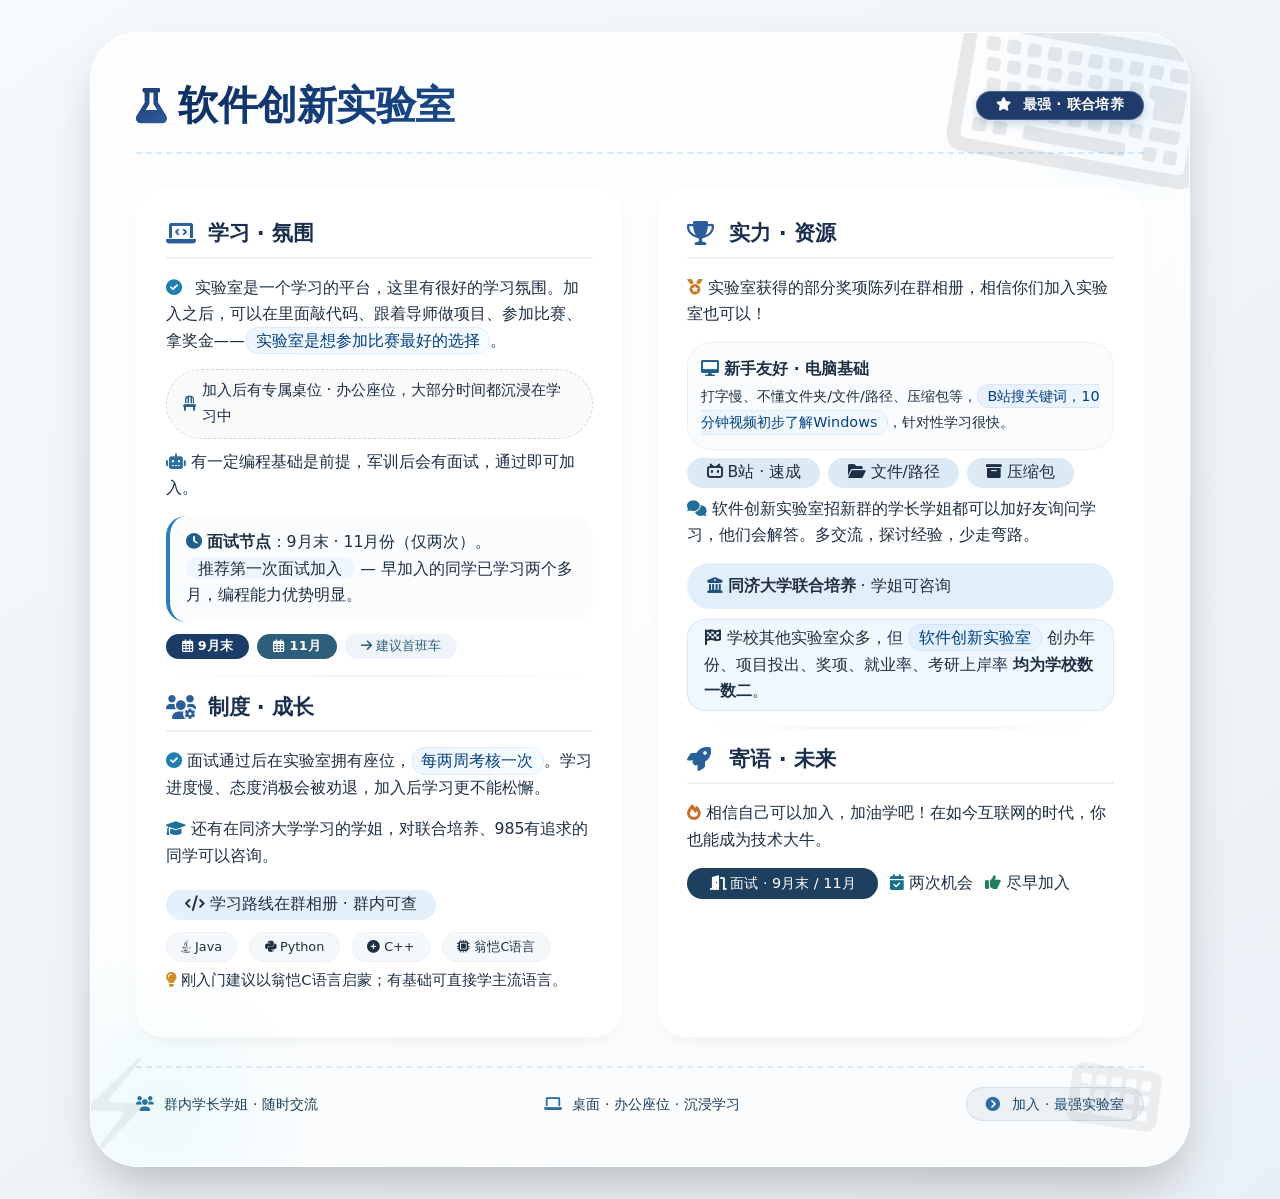
<file: static/intro/lab.html>
<!DOCTYPE html>
<html lang="zh-CN">
<head>
    <meta charset="UTF-8" />
    <meta name="viewport" content="width=device-width, initial-scale=1.0" />
    <title>软件创新实验室 · 招新</title>
    <!-- 引入 Font Awesome 图标库 (装饰用) -->
    <link rel="stylesheet" href="https://cdnjs.cloudflare.com/ajax/libs/font-awesome/6.0.0-beta3/css/all.min.css" />
    <style>
        * {
            margin: 0;
            padding: 0;
            box-sizing: border-box;
            font-family: 'Segoe UI', Roboto, system-ui, -apple-system, BlinkMacSystemFont, sans-serif;
        }

        body {
            background: linear-gradient(145deg, #f6f9fc 0%, #e9f0f5 100%);
            min-height: 100vh;
            padding: 2rem 1.5rem;
            display: flex;
            justify-content: center;
            align-items: center;
        }

        /* 主卡片 — 带有细腻的装饰 */
        .lab-card {
            max-width: 1100px;
            width: 100%;
            background: rgba(255, 255, 255, 0.75);
            backdrop-filter: blur(8px);
            -webkit-backdrop-filter: blur(8px);
            border-radius: 48px 48px 48px 48px;
            box-shadow: 0 25px 50px -12px rgba(0, 0, 0, 0.25), 0 0 0 1px rgba(255, 255, 255, 0.6) inset;
            padding: 2.8rem 2.8rem;
            position: relative;
            overflow: hidden;
            transition: all 0.2s ease;
            border: 1px solid rgba(255, 255, 255, 0.4);
        }

        /* 装饰性几何元素 */
        .lab-card::before {
            content: "⌨️";
            position: absolute;
            font-size: 12rem;
            right: -30px;
            top: -40px;
            opacity: 0.08;
            transform: rotate(10deg);
            pointer-events: none;
        }

        .lab-card::after {
            content: "⚡";
            position: absolute;
            font-size: 8rem;
            left: -20px;
            bottom: -20px;
            opacity: 0.06;
            transform: rotate(-10deg);
            pointer-events: none;
        }

        /* 装饰小光点 */
        .glow-dot {
            position: absolute;
            width: 280px;
            height: 280px;
            background: radial-gradient(circle, rgba(0, 150, 255, 0.06) 0%, transparent 70%);
            border-radius: 50%;
            top: -100px;
            right: -80px;
            pointer-events: none;
        }

        .glow-dot-2 {
            position: absolute;
            width: 340px;
            height: 340px;
            background: radial-gradient(circle, rgba(0, 200, 180, 0.05) 0%, transparent 70%);
            border-radius: 50%;
            bottom: -120px;
            left: -100px;
            pointer-events: none;
        }

        /* 头部 */
        .header {
            display: flex;
            align-items: center;
            gap: 0.75rem;
            margin-bottom: 2.2rem;
            flex-wrap: wrap;
            border-bottom: 2px dashed rgba(0, 120, 255, 0.15);
            padding-bottom: 1.2rem;
        }

        .header h1 {
            font-size: 2.5rem;
            font-weight: 700;
            background: linear-gradient(135deg, #0b2b5c, #1b4a8b);
            -webkit-background-clip: text;
            background-clip: text;
            color: transparent;
            letter-spacing: -0.5px;
            display: flex;
            align-items: center;
            gap: 12px;
        }

        .header h1 i {
            background: linear-gradient(145deg, #1e3a6b, #2d5aa0);
            -webkit-background-clip: text;
            background-clip: text;
            color: transparent;
            font-size: 2.2rem;
        }

        .header-badge {
            background: #1f3b6b;
            color: white;
            font-weight: 600;
            padding: 0.3rem 1.2rem;
            border-radius: 100px;
            font-size: 0.85rem;
            letter-spacing: 0.3px;
            margin-left: auto;
            box-shadow: 0 4px 10px rgba(0, 60, 130, 0.2);
            border: 1px solid rgba(255, 255, 255, 0.2);
            backdrop-filter: blur(4px);
        }

        /* 主要网格布局 */
        .content-grid {
            display: grid;
            grid-template-columns: 1fr 1fr;
            gap: 2.2rem;
            margin-top: 0.8rem;
        }

        @media (max-width: 800px) {
            .lab-card {
                padding: 1.8rem;
            }
            .content-grid {
                grid-template-columns: 1fr;
                gap: 1.8rem;
            }
            .header h1 {
                font-size: 2rem;
            }
            .header-badge {
                margin-left: 0;
            }
        }

        /* 每个区块的卡片样式 */
        .info-block {
            background: rgba(255, 255, 255, 0.5);
            backdrop-filter: blur(4px);
            -webkit-backdrop-filter: blur(4px);
            border-radius: 28px;
            padding: 1.8rem 1.8rem;
            box-shadow: 0 8px 20px -8px rgba(0, 20, 40, 0.08), 0 0 0 1px rgba(255, 255, 255, 0.7);
            transition: transform 0.15s ease, box-shadow 0.2s;
            border: 1px solid rgba(255, 255, 255, 0.6);
        }

        .info-block:hover {
            transform: translateY(-4px);
            box-shadow: 0 20px 30px -12px rgba(0, 40, 80, 0.12);
        }

        .block-title {
            display: flex;
            align-items: center;
            gap: 10px;
            font-size: 1.3rem;
            font-weight: 600;
            color: #1a2f4e;
            margin-bottom: 1rem;
            border-bottom: 2px solid rgba(30, 80, 150, 0.08);
            padding-bottom: 0.6rem;
        }

        .block-title i {
            color: #2a5f9a;
            font-size: 1.5rem;
            width: 2rem;
        }

        .block-text {
            color: #1e2f44;
            line-height: 1.7;
            font-size: 0.98rem;
        }

        .block-text p {
            margin-bottom: 0.9rem;
        }

        .block-text ul, .block-text .list-item {
            list-style: none;
            margin-bottom: 0.6rem;
            display: flex;
            align-items: flex-start;
            gap: 10px;
        }

        .block-text ul li::before, .list-item i {
            color: #2a7fba;
            font-size: 1rem;
            margin-right: 6px;
            width: 1.4rem;
            text-align: center;
        }

        .highlight {
            background: linear-gradient(120deg, rgba(40, 120, 255, 0.08), rgba(40, 200, 255, 0.04));
            padding: 0.2rem 0.6rem;
            border-radius: 30px;
            font-weight: 500;
            color: #004080;
            border: 1px solid rgba(0, 100, 200, 0.08);
        }

        .tag {
            display: inline-block;
            background: #1a3c66;
            color: white;
            padding: 0.1rem 1rem;
            border-radius: 40px;
            font-size: 0.8rem;
            font-weight: 600;
            letter-spacing: 0.3px;
        }

        .seat-emoji {
            display: flex;
            align-items: center;
            gap: 6px;
            background: rgba(0, 0, 0, 0.02);
            padding: 0.5rem 1rem;
            border-radius: 60px;
            border: 1px dashed rgba(0, 80, 160, 0.2);
            margin: 12px 0 6px;
            font-size: 0.95rem;
        }

        .timeline-item {
            display: flex;
            gap: 12px;
            align-items: baseline;
            margin-bottom: 0.6rem;
            padding-left: 6px;
        }

        .timeline-item i {
            color: #1f6390;
            width: 1.2rem;
            font-size: 0.9rem;
        }

        .divider {
            width: 100%;
            height: 2px;
            background: linear-gradient(90deg, transparent, rgba(30, 100, 200, 0.08), transparent);
            margin: 1rem 0;
        }

        .footer-note {
            margin-top: 1.8rem;
            padding-top: 1.2rem;
            border-top: 2px dashed rgba(0, 80, 160, 0.1);
            display: flex;
            flex-wrap: wrap;
            justify-content: space-between;
            align-items: center;
            gap: 0.8rem;
            font-size: 0.9rem;
            color: #1f3d5a;
        }

        .footer-note i {
            color: #2f6da0;
            margin-right: 6px;
        }

        .btn-soft {
            background: rgba(20, 60, 120, 0.06);
            border: 1px solid rgba(20, 80, 160, 0.1);
            padding: 0.4rem 1.2rem;
            border-radius: 60px;
            font-weight: 500;
            color: #1a4970;
            transition: 0.1s;
        }

        .btn-soft i {
            margin-right: 8px;
        }

        /* 适应小屏 */
        @media (max-width: 480px) {
            .lab-card {
                padding: 1.2rem;
            }
            .block-title {
                font-size: 1.1rem;
            }
        }

        /* 自定义装饰图标行 */
        .icon-row {
            display: flex;
            gap: 12px;
            flex-wrap: wrap;
            margin: 6px 0 4px;
        }

        .icon-row span {
            background: rgba(0, 80, 160, 0.04);
            padding: 0.2rem 0.9rem;
            border-radius: 60px;
            font-size: 0.8rem;
            border: 1px solid rgba(0, 80, 160, 0.04);
        }

    </style>
</head>
<body>
<div class="lab-card">
    <!-- 装饰光晕 -->
    <div class="glow-dot"></div>
    <div class="glow-dot-2"></div>

    <!-- 头部 -->
    <div class="header">
        <h1>
            <i class="fas fa-flask"></i> 软件创新实验室
        </h1>
        <span class="header-badge"><i class="fas fa-star" style="margin-right: 6px;"></i> 最强 · 联合培养</span>
    </div>

    <!-- 核心内容网格 -->
    <div class="content-grid">
        <!-- 左侧栏：学习氛围 & 桌位 & 面试流程 -->
        <div class="info-block">
            <div class="block-title">
                <i class="fas fa-laptop-code"></i> 学习 · 氛围
            </div>
            <div class="block-text">
                <p><i class="fas fa-check-circle" style="color: #1f7faf; margin-right: 8px;"></i> 实验室是一个学习的平台，这里有很好的学习氛围。加入之后，可以在里面敲代码、跟着导师做项目、参加比赛、拿奖金——<span class="highlight">实验室是想参加比赛最好的选择</span>。</p>
                <div class="seat-emoji">
                    <i class="fas fa-chair" style="color: #2a5f8a;"></i>
                    <span>加入后有专属桌位 · 办公座位，大部分时间都沉浸在学习中</span>
                </div>
                <p style="margin-top: 10px;"><i class="fas fa-robot" style="color: #2a6f9a;"></i> 有一定编程基础是前提，军训后会有面试，通过即可加入。</p>
                <div style="background: rgba(0,100,200,0.02); border-radius: 20px; padding: 0.8rem 1rem; margin: 12px 0; border-left: 4px solid #2a7fba;">
                    <i class="fas fa-clock" style="color: #1f5f8a;"></i> <strong>面试节点</strong>：9月末 · 11月份（仅两次）。<br/>
                    <span style="background: #f0f6fe; padding: 0.1rem 0.8rem; border-radius: 40px; font-weight: 500;">推荐第一次面试加入</span> — 早加入的同学已学习两个多月，编程能力优势明显。
                </div>
                <div style="display: flex; gap: 8px; flex-wrap: wrap; margin-top: 6px;">
                    <span class="tag"><i class="far fa-calendar-alt"></i> 9月末</span>
                    <span class="tag" style="background: #2d5f7a;"><i class="far fa-calendar-alt"></i> 11月</span>
                    <span style="font-size: 0.8rem; color: #2f5f7a; background: #eef4fa; padding: 0.1rem 1rem; border-radius: 40px;"><i class="fas fa-arrow-right"></i> 建议首班车</span>
                </div>
            </div>

            <div class="divider"></div>

            <div class="block-title" style="margin-top: 0.4rem;">
                <i class="fas fa-users-cog"></i> 制度 · 成长
            </div>
            <div class="block-text">
                <p><i class="fas fa-check-circle" style="color: #1f7faf;"></i> 面试通过后在实验室拥有座位，<span class="highlight">每两周考核一次</span>。学习进度慢、态度消极会被劝退，加入后学习更不能松懈。</p>
                <p><i class="fas fa-graduation-cap" style="color: #1f6f9a;"></i> 还有在同济大学学习的学姐，对联合培养、985有追求的同学可以咨询。</p>
                <div style="background: #e4f0fa; border-radius: 40px; padding: 0.1rem 1.2rem; display: inline-block; margin: 6px 0;">
                    <i class="fas fa-code"></i> 学习路线在群相册 · 群内可查
                </div>
                <div class="icon-row">
                    <span><i class="fab fa-java"></i> Java</span>
                    <span><i class="fab fa-python"></i> Python</span>
                    <span><i class="fas fa-plus-circle"></i> C++</span>
                    <span><i class="fas fa-microchip"></i> 翁恺C语言</span>
                </div>
                <p style="font-size: 0.93rem; margin-top: 6px;"><i class="fas fa-lightbulb" style="color: #d48f2b;"></i> 刚入门建议以翁恺C语言启蒙；有基础可直接学主流语言。</p>
            </div>
        </div>

        <!-- 右侧栏：奖项、建议、b站 tips、学姐、交流 -->
        <div class="info-block">
            <div class="block-title">
                <i class="fas fa-trophy"></i> 实力 · 资源
            </div>
            <div class="block-text">
                <p><i class="fas fa-medal" style="color: #c97f2a;"></i> 实验室获得的部分奖项陈列在群相册，相信你们加入实验室也可以！</p>
                <div style="background: rgba(0,60,130,0.02); padding: 0.8rem; border-radius: 24px; border: 1px solid rgba(0,80,160,0.06); margin: 8px 0;">
                    <i class="fas fa-desktop" style="color: #1f5f8a;"></i> <strong>新手友好 · 电脑基础</strong><br/>
                    <span style="font-size: 0.9rem;">打字慢、不懂文件夹/文件/路径、压缩包等，<span class="highlight">B站搜关键词，10分钟视频初步了解Windows</span>，针对性学习很快。</span>
                </div>
                <div style="display: flex; flex-wrap: wrap; gap: 8px; margin: 8px 0;">
                    <span style="background: #dceaf5; padding: 0.1rem 1.2rem; border-radius: 60px;"><i class="fab fa-bilibili"></i> B站 · 速成</span>
                    <span style="background: #dceaf5; padding: 0.1rem 1.2rem; border-radius: 60px;"><i class="fas fa-folder-open"></i> 文件/路径</span>
                    <span style="background: #dceaf5; padding: 0.1rem 1.2rem; border-radius: 60px;"><i class="fas fa-archive"></i> 压缩包</span>
                </div>
                <p><i class="fas fa-comments" style="color: #1f6f9a;"></i> 软件创新实验室招新群的学长学姐都可以加好友询问学习，他们会解答。多交流，探讨经验，少走弯路。</p>
                <div style="background: #e2eefa; border-radius: 28px; padding: 0.6rem 1.2rem; margin: 10px 0;">
                    <i class="fas fa-university" style="color: #1f4f7a;"></i> <strong>同济大学联合培养</strong> · 学姐可咨询
                </div>
                <div style="background: #f0f7ff; border-radius: 18px; padding: 0.3rem 1rem; border: 1px solid rgba(0,100,200,0.1);">
                    <i class="fas fa-flag-checkered"></i> 学校其他实验室众多，但 <span class="highlight">软件创新实验室</span> 创办年份、项目投出、奖项、就业率、考研上岸率 <strong>均为学校数一数二</strong>。
                </div>
            </div>

            <div class="divider"></div>

            <div class="block-title" style="margin-top: 0.2rem;">
                <i class="fas fa-rocket"></i> 寄语 · 未来
            </div>
            <div class="block-text">
                <p><i class="fas fa-fire" style="color: #cc6b2a;"></i> 相信自己可以加入，加油学吧！在如今互联网的时代，你也能成为技术大牛。</p>
                <div style="display: flex; align-items: center; gap: 12px; flex-wrap: wrap; margin-top: 8px;">
                    <span style="background: #1f3f5f; color: white; padding: 0.2rem 1.4rem; border-radius: 60px; font-size: 0.9rem;"><i class="fas fa-door-open"></i> 面试 · 9月末 / 11月</span>
                    <span><i class="fas fa-calendar-check" style="color: #1a6f8a;"></i> 两次机会</span>
                    <span><i class="fas fa-thumbs-up" style="color: #1f7f5a;"></i> 尽早加入</span>
                </div>
            </div>
        </div>
    </div>

    <!-- 底部装饰信息 -->
    <div class="footer-note">
        <span><i class="fas fa-users"></i> 群内学长学姐 · 随时交流</span>
        <span><i class="fas fa-laptop"></i> 桌面 · 办公座位 · 沉浸学习</span>
        <span class="btn-soft" onclick="window.location.href='/'"><i class="fas fa-chevron-circle-right"></i> 加入 · 最强实验室</span>
    </div>

    <!-- 微小装饰—键盘图标 -->
    <div style="position: absolute; bottom: 20px; right: 30px; opacity: 0.06; font-size: 5rem; pointer-events: none; transform: rotate(8deg);">
        <i class="fas fa-keyboard"></i>
    </div>
</div>
</body>
</html>
</file>
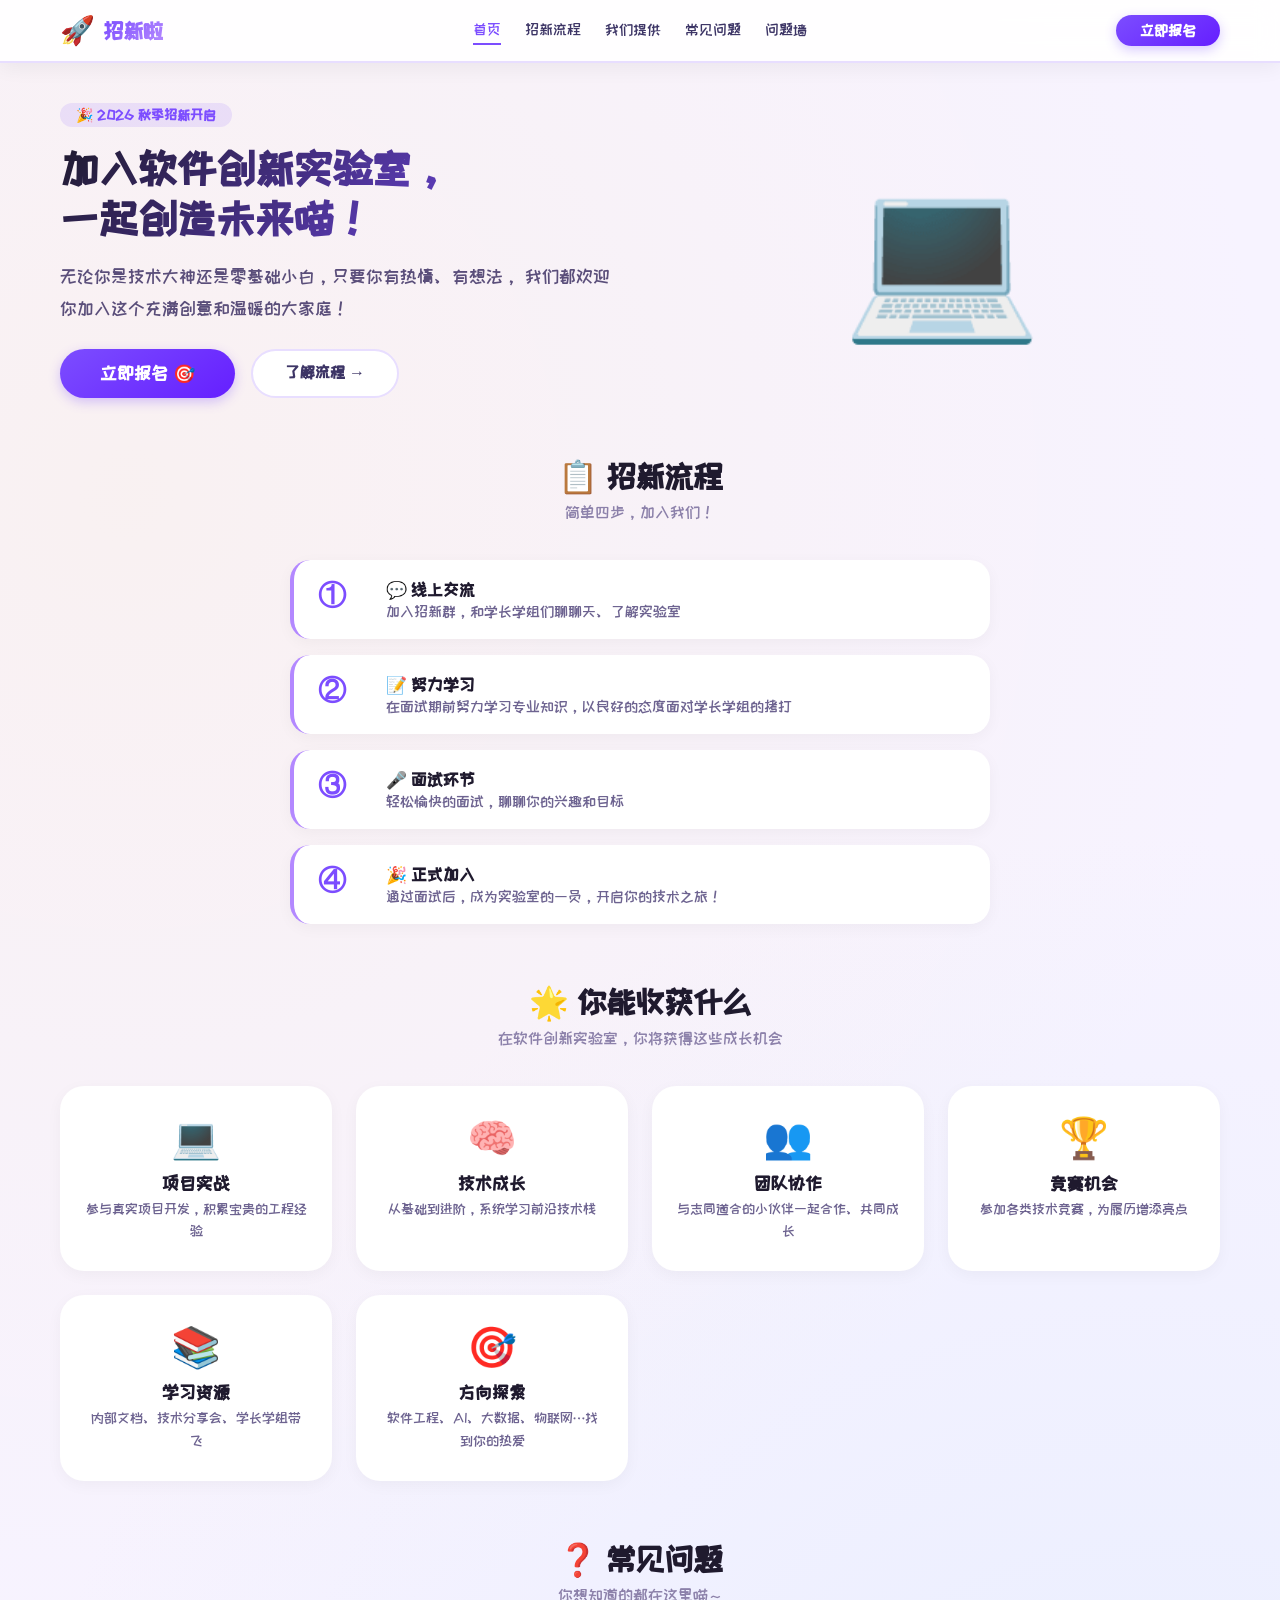
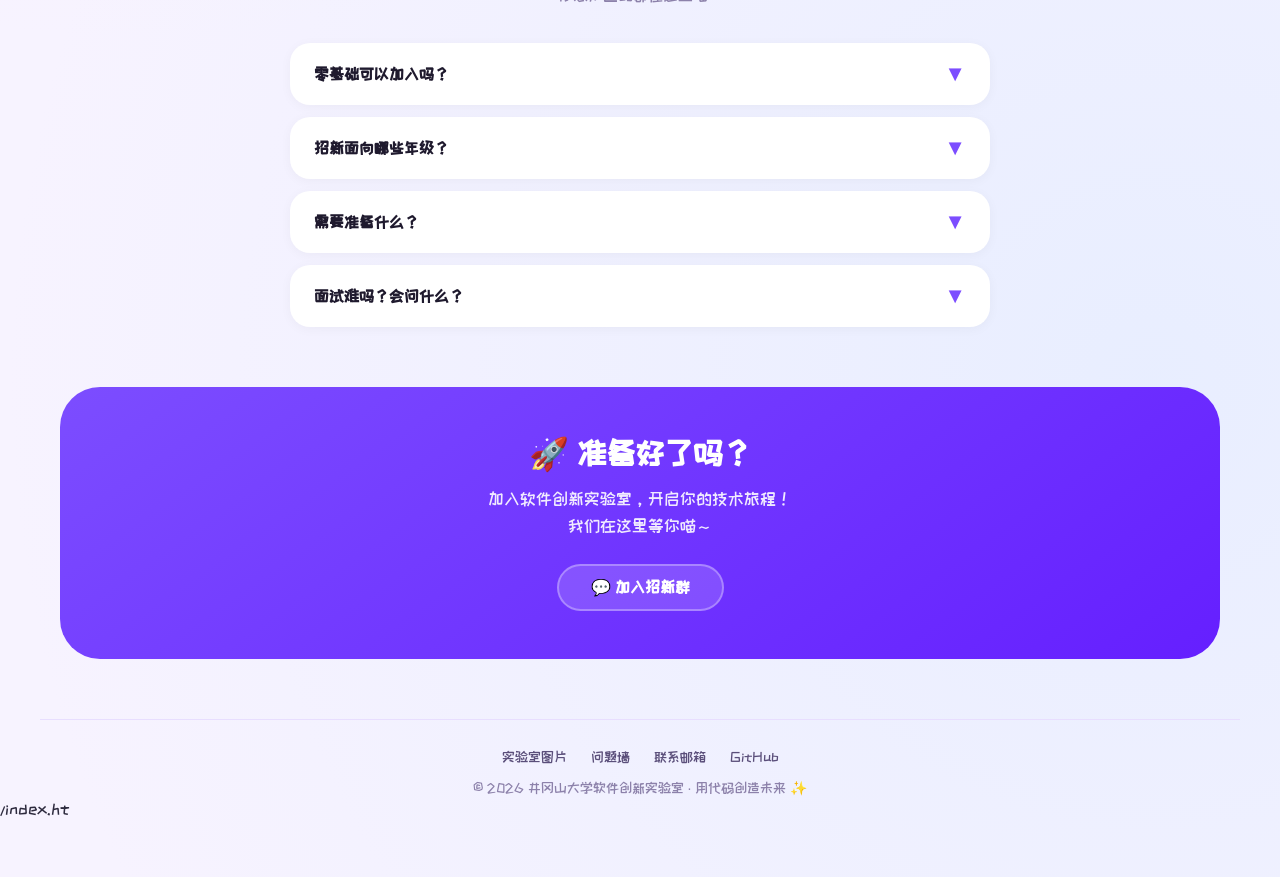
<file: static/intro/recruitment.html>
<!DOCTYPE html>
<html lang="zh-CN">
<head>
  <meta charset="UTF-8">
  <meta name="viewport" content="width=device-width, initial-scale=1.0, maximum-scale=1.0, user-scalable=no">
  <title>招新活动 - 井冈山大学软件创新实验室</title>
  <link href="https://fonts.googleapis.com/css2?family=ZCOOL+KuaiLe&family=Ma+Shan+Zheng&display=swap" rel="stylesheet">
  <link href="../recruitment.css" rel="stylesheet">
</head>
<body>
<!-- ===== Header ===== -->
<header class="header">
  <div class="header-inner">
    <div class="logo">
      <span class="logo-icon">🚀</span>
      <span class="logo-text">招新啦</span>
    </div>
    <nav class="nav">
      <a href="#" class="nav-link active">首页</a>
      <a href="#timeline" class="nav-link">招新流程</a>
      <a href="#features" class="nav-link">我们提供</a>
      <a href="#faq" class="nav-link">常见问题</a>
      <a href="/" class="nav-link">问题墙</a>
    </nav>
    <a href="#apply" class="btn-primary">立即报名</a>
  </div>
</header>

<!-- ===== Hero ===== -->
<section class="hero">
  <div class="hero-content">
    <div class="hero-badge">🎉 2026 秋季招新开启</div>
    <h1>加入软件创新实验室，<br>一起创造未来喵！</h1>
    <p>
      无论你是技术大神还是零基础小白，只要你有热情、有想法，
      我们都欢迎你加入这个充满创意和温暖的大家庭！
    </p>
    <div class="hero-actions">
      <a href="#apply" class="btn-primary btn-large">立即报名 🎯</a>
      <a href="#timeline" class="btn-secondary">了解流程 →</a>
    </div>
  </div>
  <div class="hero-image">
    <div class="illustration">💻</div>
  </div>
</section>

<!-- ===== Countdown ===== -->
<!--
<section class="countdown-section">
<div class="countdown-card">
  <h2>⏰ 招新倒计时</h2>
  <div class="countdown-grid" id="countdown">
    <div class="countdown-item">
      <div class="countdown-number" id="days">00</div>
      <div class="countdown-label">天</div>
    </div>
    <div class="countdown-item">
      <div class="countdown-number" id="hours">00</div>
      <div class="countdown-label">时</div>
    </div>
    <div class="countdown-item">
      <div class="countdown-number" id="minutes">00</div>
      <div class="countdown-label">分</div>
    </div>
    <div class="countdown-item">
      <div class="countdown-number" id="seconds">00</div>
      <div class="countdown-label">秒</div>
    </div>
  </div>
</div>
</section>
<-->

<!-- ===== Timeline ===== -->
<section class="section" id="timeline">
  <div class="section-header">
    <h2>📋 招新流程</h2>
    <p>简单四步，加入我们！</p>
  </div>
  <div class="timeline-grid">
    <div class="timeline-step">
      <div class="step-number">①</div>
      <div class="step-content">
        <h3>💬 线上交流</h3>
        <p>加入招新群，和学长学姐们聊聊天、了解实验室</p>
      </div>
    </div>
    <div class="timeline-step">
      <div class="step-number">②</div>
      <div class="step-content">
        <h3>📝 努力学习</h3>
        <p>在面试期前努力学习专业知识，以良好的态度面对学长学姐的拷打</p>
      </div>
    </div>
    <div class="timeline-step">
      <div class="step-number">③</div>
      <div class="step-content">
        <h3>🎤 面试环节</h3>
        <p>轻松愉快的面试，聊聊你的兴趣和目标</p>
      </div>
    </div>
    <div class="timeline-step">
      <div class="step-number">④</div>
      <div class="step-content">
        <h3>🎉 正式加入</h3>
        <p>通过面试后，成为实验室的一员，开启你的技术之旅！</p>
      </div>
    </div>
  </div>
</section>

<!-- ===== Features ===== -->
<section class="section" id="features">
  <div class="section-header">
    <h2>🌟 你能收获什么</h2>
    <p>在软件创新实验室，你将获得这些成长机会</p>
  </div>
  <div class="features-grid">
    <div class="feature-card">
      <div class="icon">💻</div>
      <h3>项目实战</h3>
      <p>参与真实项目开发，积累宝贵的工程经验</p>
    </div>
    <div class="feature-card">
      <div class="icon">🧠</div>
      <h3>技术成长</h3>
      <p>从基础到进阶，系统学习前沿技术栈</p>
    </div>
    <div class="feature-card">
      <div class="icon">👥</div>
      <h3>团队协作</h3>
      <p>与志同道合的小伙伴一起合作、共同成长</p>
    </div>
    <div class="feature-card">
      <div class="icon">🏆</div>
      <h3>竞赛机会</h3>
      <p>参加各类技术竞赛，为履历增添亮点</p>
    </div>
    <div class="feature-card">
      <div class="icon">📚</div>
      <h3>学习资源</h3>
      <p>内部文档、技术分享会、学长学姐带飞</p>
    </div>
    <div class="feature-card">
      <div class="icon">🎯</div>
      <h3>方向探索</h3>
      <p>软件工程、AI、大数据、物联网…找到你的热爱</p>
    </div>
  </div>
</section>

<!-- ===== FAQ ===== -->
<section class="section" id="faq">
  <div class="section-header">
    <h2>❓ 常见问题</h2>
    <p>你想知道的都在这里喵～</p>
  </div>
  <div class="faq-list">
    <div class="faq-item">
      <button class="faq-question" onclick="toggleFaq(this)">
        零基础可以加入吗？
        <span class="toggle">▼</span>
      </button>
      <div class="faq-answer">
        当然可以！我们欢迎所有对软件感兴趣的同学，零基础也没关系。实验室有完善的培训体系，学长学姐会手把手带你入门。
      </div>
    </div>
    <div class="faq-item">
      <button class="faq-question" onclick="toggleFaq(this)">
        招新面向哪些年级？
        <span class="toggle">▼</span>
      </button>
      <div class="faq-answer">
        主要面向大一、大二的同学。大三及以上也欢迎，只要你有热情和时间投入！
      </div>
    </div>
    <div class="faq-item">
      <button class="faq-question" onclick="toggleFaq(this)">
        需要准备什么？
        <span class="toggle">▼</span>
      </button>
      <div class="faq-answer">
        带上你的热情和好奇心就好！如果有代码作品或项目经验，欢迎带来和我们分享。
      </div>
    </div>
    <div class="faq-item">
      <button class="faq-question" onclick="toggleFaq(this)">
        面试难吗？会问什么？
        <span class="toggle">▼</span>
      </button>
      <div class="faq-answer">
        面试很轻松，主要是聊聊你的兴趣、目标和学习经历。我们更看重你的学习意愿和团队精神，而不是技术水平。
      </div>
    </div>
  </div>
</section>

<!-- ===== CTA ===== -->
<section class="cta-section" id="apply">
  <div class="cta-card">
    <h2>🚀 准备好了吗？</h2>
    <p>
      加入软件创新实验室，开启你的技术旅程！<br>
      我们在这里等你喵～
    </p>
    <div class="cta-actions">
      <a href="qrcode.jpg" class="btn-secondary-white">💬 加入招新群</a>
    </div>
  </div>
</section>

<!-- ===== Footer ===== -->
<footer class="footer">
  <div class="footer-links">
    <a href="../pictures/display.html">实验室图片</a>
    <a href="../../">问题墙</a>
    <a href="#">联系邮箱</a>
    <a href="https://github.com/x0710/jgsu-software-innovation-ciallo-prg">GitHub</a>
  </div>
  <p>
    © 2026 井冈山大学软件创新实验室 · 用代码创造未来 ✨
  </p>
</footer>/index.ht

<script>
  // ===== Countdown Timer =====
  function updateCountdown() {
    // 设置目标时间：2026年9月15日 00:00:00
    const target = new Date('2026-09-15T00:00:00').getTime();
    const now = new Date().getTime();
    const diff = target - now;

    if (diff <= 0) {
      document.getElementById('days').textContent = '00';
      document.getElementById('hours').textContent = '00';
      document.getElementById('minutes').textContent = '00';
      document.getElementById('seconds').textContent = '00';
      return;
    }

    const days = Math.floor(diff / (1000 * 60 * 60 * 24));
    const hours = Math.floor((diff % (1000 * 60 * 60 * 24)) / (1000 * 60 * 60));
    const minutes = Math.floor((diff % (1000 * 60 * 60)) / (1000 * 60));
    const seconds = Math.floor((diff % (1000 * 60)) / 1000);

    document.getElementById('days').textContent = String(days).padStart(2, '0');
    document.getElementById('hours').textContent = String(hours).padStart(2, '0');
    document.getElementById('minutes').textContent = String(minutes).padStart(2, '0');
    document.getElementById('seconds').textContent = String(seconds).padStart(2, '0');
  }

  updateCountdown();
  setInterval(updateCountdown, 1000);

  // ===== FAQ Toggle =====
  function toggleFaq(btn) {
    const answer = btn.nextElementSibling;
    const toggle = btn.querySelector('.toggle');

    // 关闭其他打开的 FAQ
    document.querySelectorAll('.faq-answer.open').forEach(el => {
      if (el !== answer) {
        el.classList.remove('open');
        el.previousElementSibling.querySelector('.toggle').classList.remove('open');
      }
    });

    answer.classList.toggle('open');
    toggle.classList.toggle('open');
  }

  // ===== Smooth Scroll =====
  document.querySelectorAll('a[href^="#"]').forEach(anchor => {
    anchor.addEventListener('click', function(e) {
      e.preventDefault();
      const target = document.querySelector(this.getAttribute('href'));
      if (target) {
        target.scrollIntoView({ behavior: 'smooth', block: 'start' });
      }
    });
  });
</script>
</body>
</html>
</file>
<file: static/recruitment.css>
/* ===== 全局重置 ===== */
* {
    margin: 0;
    padding: 0;
    box-sizing: border-box;
}

body {
    font-family: 'ZCOOL KuaiLe', 'PingFang SC', 'Microsoft YaHei', sans-serif;
    background: #f7f3ff;
    background-image: radial-gradient(circle at 10% 20%, rgba(255, 236, 210, 0.3) 0%, transparent 50%),
    radial-gradient(circle at 90% 80%, rgba(210, 230, 255, 0.4) 0%, transparent 50%);
    min-height: 100vh;
    color: #2d2a3e;
    padding-bottom: 60px;
}

/* ===== Header ===== */
.header {
    background: rgba(255, 255, 255, 0.92);
    backdrop-filter: blur(12px);
    -webkit-backdrop-filter: blur(12px);
    box-shadow: 0 4px 20px rgba(0, 0, 0, 0.06);
    padding: 14px 0;
    position: sticky;
    top: 0;
    z-index: 100;
    border-bottom: 2px solid #e8deff;
}

.header-inner {
    max-width: 1200px;
    margin: 0 auto;
    padding: 0 20px;
    display: flex;
    align-items: center;
    justify-content: space-between;
    flex-wrap: wrap;
    gap: 10px 16px;
}

.logo {
    display: flex;
    align-items: center;
    gap: 8px;
}
.logo-icon {
    font-size: 28px;
}
.logo-text {
    font-size: 22px;
    font-weight: 700;
    background: linear-gradient(135deg, #7c4dff, #b388ff);
    -webkit-background-clip: text;
    -webkit-text-fill-color: transparent;
    background-clip: text;
}

.nav {
    display: flex;
    gap: 16px 24px;
    flex-wrap: wrap;
}
.nav-link {
    text-decoration: none;
    color: #3d3566;
    font-size: 15px;
    font-weight: 500;
    padding: 6px 0;
    border-bottom: 2px solid transparent;
    transition: 0.2s;
}
.nav-link:hover {
    border-bottom-color: #7c4dff;
    color: #7c4dff;
}
.nav-link.active {
    border-bottom-color: #7c4dff;
    color: #7c4dff;
}

.btn-primary {
    background: linear-gradient(145deg, #7c4dff, #651fff);
    border: none;
    padding: 8px 24px;
    border-radius: 40px;
    color: white;
    font-weight: 600;
    font-size: 15px;
    cursor: pointer;
    box-shadow: 0 4px 12px rgba(124, 77, 255, 0.3);
    transition: 0.2s;
    font-family: inherit;
    text-decoration: none;
    display: inline-flex;
    align-items: center;
    gap: 6px;
}
.btn-primary:hover {
    transform: translateY(-2px);
    box-shadow: 0 8px 20px rgba(124, 77, 255, 0.4);
}
.btn-primary:active {
    transform: scale(0.96);
}
.btn-primary.btn-large {
    padding: 14px 40px;
    font-size: 18px;
}

/* ===== Hero ===== */
.hero {
    max-width: 1200px;
    margin: 40px auto 0;
    padding: 0 20px;
    display: flex;
    align-items: center;
    gap: 48px;
    flex-wrap: wrap;
}

.hero-content {
    flex: 1;
    min-width: 280px;
}

.hero-badge {
    display: inline-block;
    background: rgba(124, 77, 255, 0.12);
    color: #7c4dff;
    font-size: 14px;
    font-weight: 600;
    padding: 4px 16px;
    border-radius: 20px;
    margin-bottom: 16px;
}

.hero-content h1 {
    font-size: 42px;
    font-weight: 700;
    line-height: 1.2;
    margin-bottom: 16px;
    background: linear-gradient(135deg, #1f1a2e, #7c4dff);
    -webkit-background-clip: text;
    -webkit-text-fill-color: transparent;
    background-clip: text;
}

.hero-content p {
    font-size: 18px;
    color: #5a4e7a;
    line-height: 1.8;
    margin-bottom: 24px;
}

.hero-actions {
    display: flex;
    gap: 16px;
    flex-wrap: wrap;
}

.btn-secondary {
    background: white;
    border: 2px solid #e8deff;
    padding: 12px 32px;
    border-radius: 40px;
    color: #3d3566;
    font-weight: 600;
    font-size: 16px;
    cursor: pointer;
    transition: 0.2s;
    font-family: inherit;
    text-decoration: none;
    display: inline-flex;
    align-items: center;
    gap: 6px;
}
.btn-secondary:hover {
    border-color: #7c4dff;
    color: #7c4dff;
    transform: translateY(-2px);
}

.hero-image {
    flex: 1;
    min-width: 280px;
    display: flex;
    justify-content: center;
}

.hero-image .illustration {
    font-size: 160px;
    line-height: 1;
    animation: float 3s ease-in-out infinite;
}

@keyframes float {
    0%, 100% { transform: translateY(0px); }
    50% { transform: translateY(-16px); }
}

/* ===== Countdown ===== */
.countdown-section {
    max-width: 1200px;
    margin: 40px auto 0;
    padding: 0 20px;
}

.countdown-card {
    background: linear-gradient(145deg, rgba(124, 77, 255, 0.08), rgba(179, 136, 255, 0.12));
    border-radius: 32px;
    padding: 32px 40px;
    text-align: center;
    border: 1px solid rgba(124, 77, 255, 0.15);
}

.countdown-card h2 {
    font-size: 20px;
    color: #3d3566;
    margin-bottom: 20px;
}

.countdown-grid {
    display: flex;
    justify-content: center;
    gap: 24px;
    flex-wrap: wrap;
}

.countdown-item {
    background: white;
    border-radius: 20px;
    padding: 16px 24px;
    min-width: 80px;
    box-shadow: 0 4px 16px rgba(0, 0, 0, 0.04);
}

.countdown-number {
    font-size: 40px;
    font-weight: 700;
    color: #7c4dff;
    line-height: 1;
}

.countdown-label {
    font-size: 14px;
    color: #8c81aa;
    margin-top: 4px;
}

/* ===== Sections ===== */
.section {
    max-width: 1200px;
    margin: 60px auto 0;
    padding: 0 20px;
}

.section-header {
    text-align: center;
    margin-bottom: 40px;
}

.section-header h2 {
    font-size: 32px;
    font-weight: 700;
    color: #1f1a2e;
    margin-bottom: 8px;
}

.section-header p {
    font-size: 16px;
    color: #8c81aa;
}

/* ===== Timeline ===== */
.timeline-grid {
    display: flex;
    flex-direction: column;
    gap: 16px;
    max-width: 700px;
    margin: 0 auto;
}

.timeline-step {
    display: flex;
    gap: 20px;
    align-items: flex-start;
    background: white;
    border-radius: 20px;
    padding: 20px 24px;
    box-shadow: 0 4px 16px rgba(0, 0, 0, 0.04);
    transition: 0.25s;
    border-left: 4px solid #b388ff;
}

.timeline-step:hover {
    transform: translateX(6px);
    box-shadow: 0 8px 28px rgba(0, 0, 0, 0.08);
}

.timeline-step .step-number {
    font-size: 28px;
    font-weight: 700;
    color: #7c4dff;
    min-width: 48px;
    line-height: 1;
}

.timeline-step .step-content h3 {
    font-size: 17px;
    font-weight: 600;
    color: #1f1a2e;
    margin-bottom: 4px;
}

.timeline-step .step-content p {
    font-size: 15px;
    color: #6d6390;
}

/* ===== Features Grid ===== */
.features-grid {
    display: grid;
    grid-template-columns: repeat(auto-fit, minmax(240px, 1fr));
    gap: 24px;
}

.feature-card {
    background: white;
    border-radius: 24px;
    padding: 28px 24px;
    text-align: center;
    box-shadow: 0 4px 16px rgba(0, 0, 0, 0.04);
    transition: 0.25s;
    border: 1px solid rgba(255, 255, 255, 0.6);
}

.feature-card:hover {
    transform: translateY(-6px);
    box-shadow: 0 12px 40px rgba(124, 77, 255, 0.08);
}

.feature-card .icon {
    font-size: 40px;
    margin-bottom: 12px;
}

.feature-card h3 {
    font-size: 18px;
    font-weight: 600;
    color: #1f1a2e;
    margin-bottom: 6px;
}

.feature-card p {
    font-size: 14px;
    color: #6d6390;
    line-height: 1.6;
}

/* ===== FAQ ===== */
.faq-list {
    max-width: 700px;
    margin: 0 auto;
    display: flex;
    flex-direction: column;
    gap: 12px;
}

.faq-item {
    background: white;
    border-radius: 20px;
    overflow: hidden;
    box-shadow: 0 2px 12px rgba(0, 0, 0, 0.04);
}

.faq-question {
    padding: 18px 24px;
    cursor: pointer;
    display: flex;
    justify-content: space-between;
    align-items: center;
    font-weight: 600;
    font-size: 16px;
    color: #1f1a2e;
    transition: 0.2s;
    background: none;
    border: none;
    width: 100%;
    text-align: left;
    font-family: inherit;
}

.faq-question:hover {
    background: #f8f6ff;
}

.faq-question .toggle {
    font-size: 22px;
    color: #7c4dff;
    transition: 0.3s;
    flex-shrink: 0;
    margin-left: 12px;
}

.faq-question .toggle.open {
    transform: rotate(180deg);
}

.faq-answer {
    max-height: 0;
    overflow: hidden;
    transition: max-height 0.3s ease, padding 0.3s ease;
    padding: 0 24px;
    color: #5a4e7a;
    font-size: 15px;
    line-height: 1.7;
}

.faq-answer.open {
    max-height: 300px;
    padding: 0 24px 20px 24px;
}

/* ===== CTA ===== */
.cta-section {
    max-width: 1200px;
    margin: 60px auto 0;
    padding: 0 20px;
}

.cta-card {
    background: linear-gradient(145deg, #7c4dff, #651fff);
    border-radius: 40px;
    padding: 48px 40px;
    text-align: center;
    color: white;
}

.cta-card h2 {
    font-size: 32px;
    font-weight: 700;
    margin-bottom: 12px;
}

.cta-card p {
    font-size: 17px;
    opacity: 0.9;
    margin-bottom: 24px;
    line-height: 1.6;
}

.cta-card .btn-primary {
    background: white;
    color: #7c4dff;
    box-shadow: 0 4px 20px rgba(0, 0, 0, 0.15);
}

.cta-card .btn-primary:hover {
    transform: translateY(-2px);
    box-shadow: 0 8px 30px rgba(0, 0, 0, 0.25);
}

.cta-card .btn-secondary-white {
    background: rgba(255, 255, 255, 0.15);
    border: 2px solid rgba(255, 255, 255, 0.3);
    padding: 12px 32px;
    border-radius: 40px;
    color: white;
    font-weight: 600;
    font-size: 16px;
    cursor: pointer;
    transition: 0.2s;
    font-family: inherit;
    text-decoration: none;
    display: inline-flex;
    align-items: center;
    gap: 6px;
}

.cta-card .btn-secondary-white:hover {
    background: rgba(255, 255, 255, 0.25);
    transform: translateY(-2px);
}

.cta-actions {
    display: flex;
    gap: 16px;
    justify-content: center;
    flex-wrap: wrap;
}

/* ===== Footer ===== */
.footer {
    max-width: 1200px;
    margin: 60px auto 0;
    padding: 30px 20px 0;
    border-top: 1px solid #e8deff;
    text-align: center;
}

.footer p {
    color: #8c81aa;
    font-size: 14px;
    line-height: 1.8;
}

.footer .footer-links {
    display: flex;
    justify-content: center;
    gap: 24px;
    margin-bottom: 12px;
    flex-wrap: wrap;
}

.footer .footer-links a {
    color: #5a4e7a;
    text-decoration: none;
    font-size: 14px;
    transition: 0.2s;
}

.footer .footer-links a:hover {
    color: #7c4dff;
}

/* ===== Mobile ===== */
@media (max-width: 768px) {
    .hero {
        margin-top: 24px;
        gap: 24px;
    }

    .hero-content h1 {
        font-size: 30px;
    }

    .hero-content p {
        font-size: 16px;
    }

    .hero-image .illustration {
        font-size: 100px;
    }

    .countdown-card {
        padding: 24px 20px;
    }

    .countdown-grid {
        gap: 12px;
    }

    .countdown-item {
        padding: 12px 16px;
        min-width: 60px;
    }

    .countdown-number {
        font-size: 28px;
    }

    .section-header h2 {
        font-size: 26px;
    }

    .timeline-step {
        padding: 16px 18px;
    }

    .cta-card {
        padding: 32px 20px;
    }

    .cta-card h2 {
        font-size: 24px;
    }

    .cta-actions {
        flex-direction: column;
        align-items: center;
    }

    .header-inner {
        padding: 0 12px;
    }

    .nav {
        gap: 10px 16px;
    }

    .nav-link {
        font-size: 13px;
    }
}

@media (max-width: 480px) {
    .hero-content h1 {
        font-size: 24px;
    }

    .hero-image .illustration {
        font-size: 72px;
    }

    .countdown-number {
        font-size: 22px;
    }

    .countdown-item {
        padding: 10px 12px;
        min-width: 50px;
    }

    .timeline-step .step-number {
        font-size: 20px;
        min-width: 36px;
    }

    .btn-primary.btn-large {
        padding: 12px 28px;
        font-size: 16px;
    }
}
</file>
